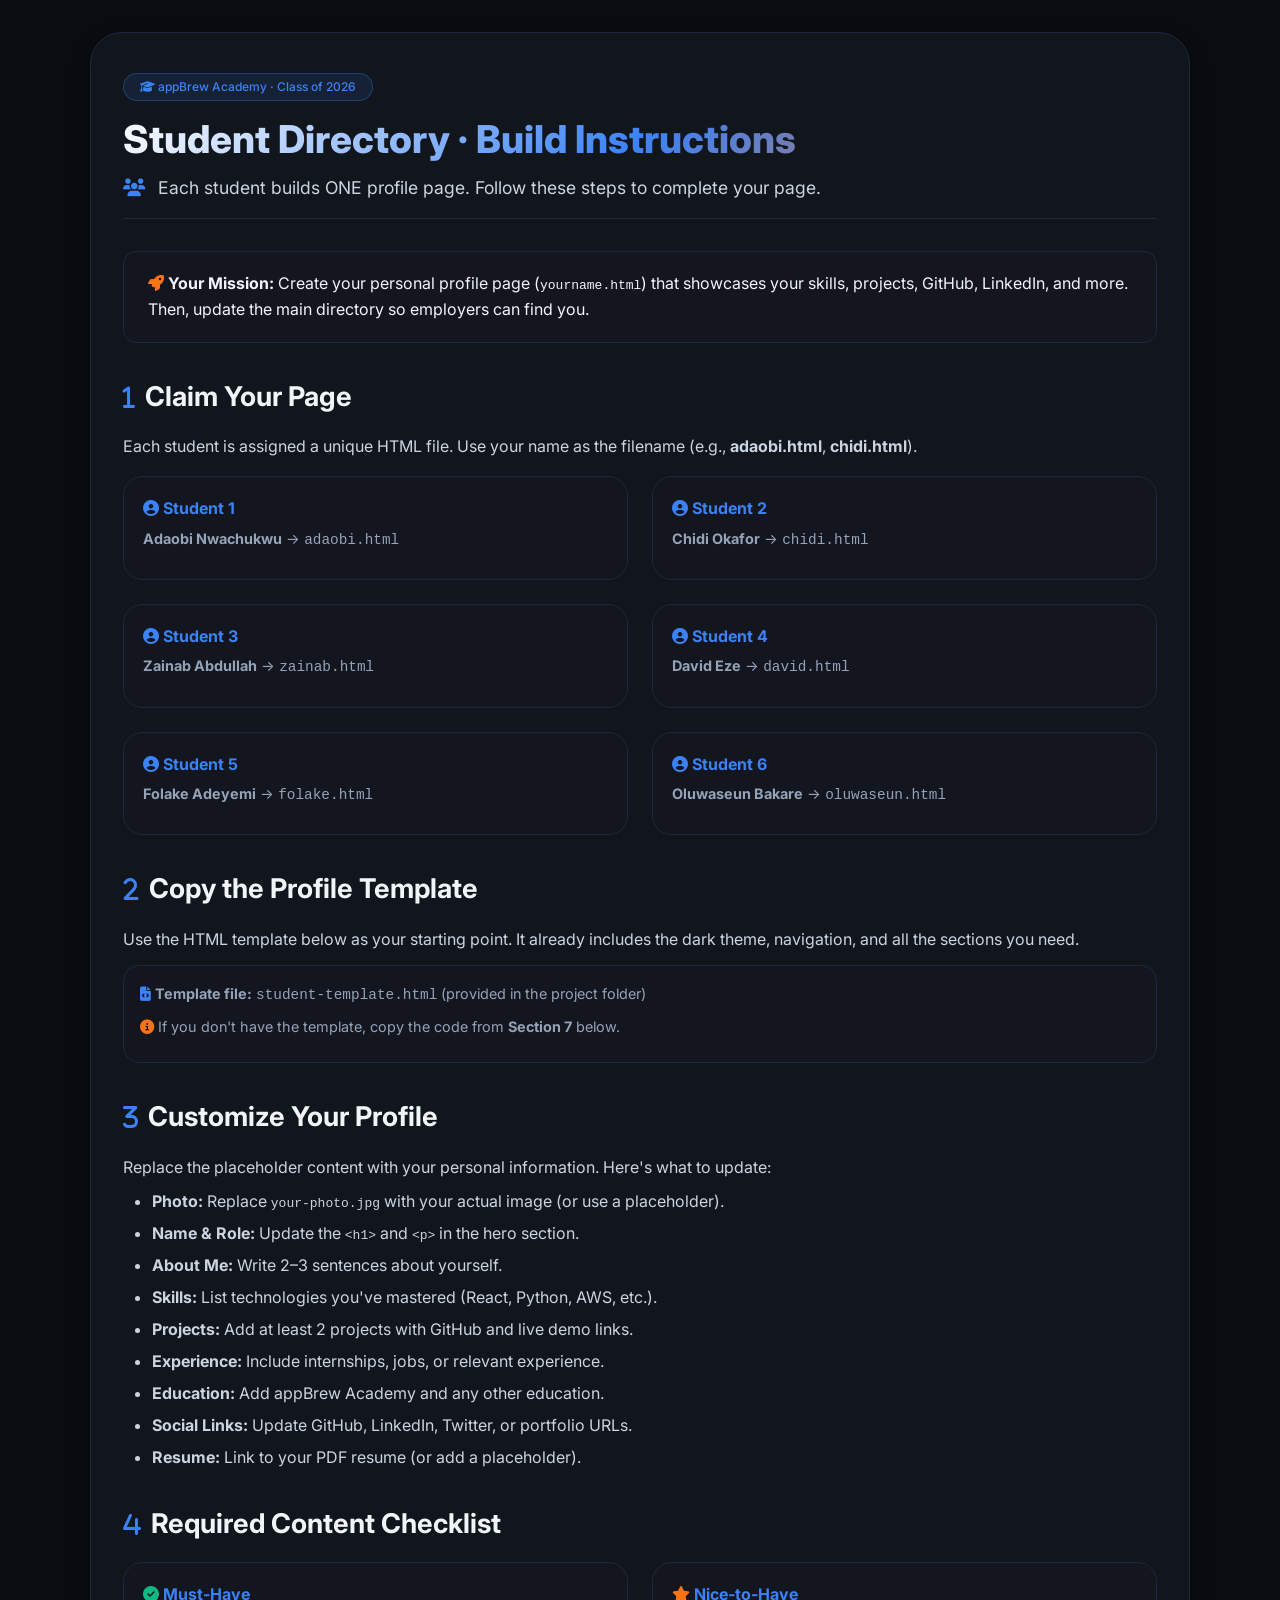
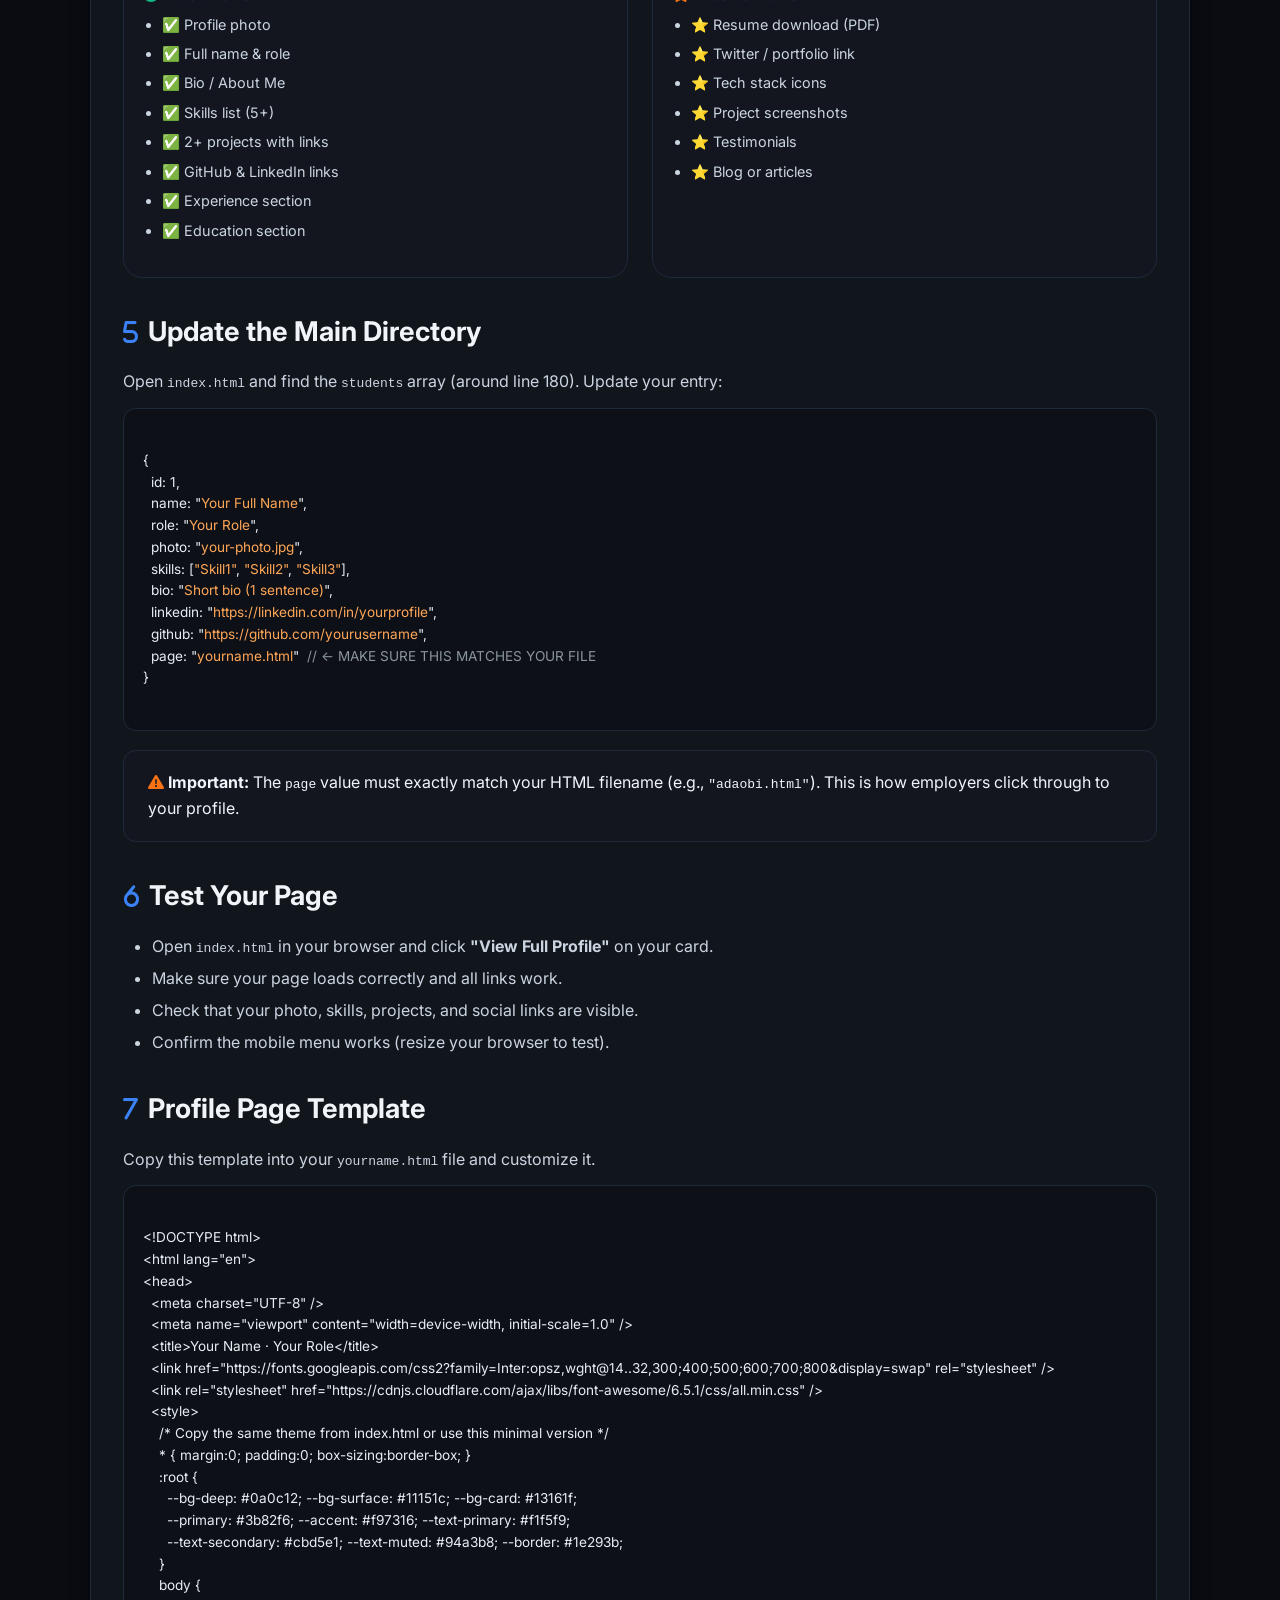
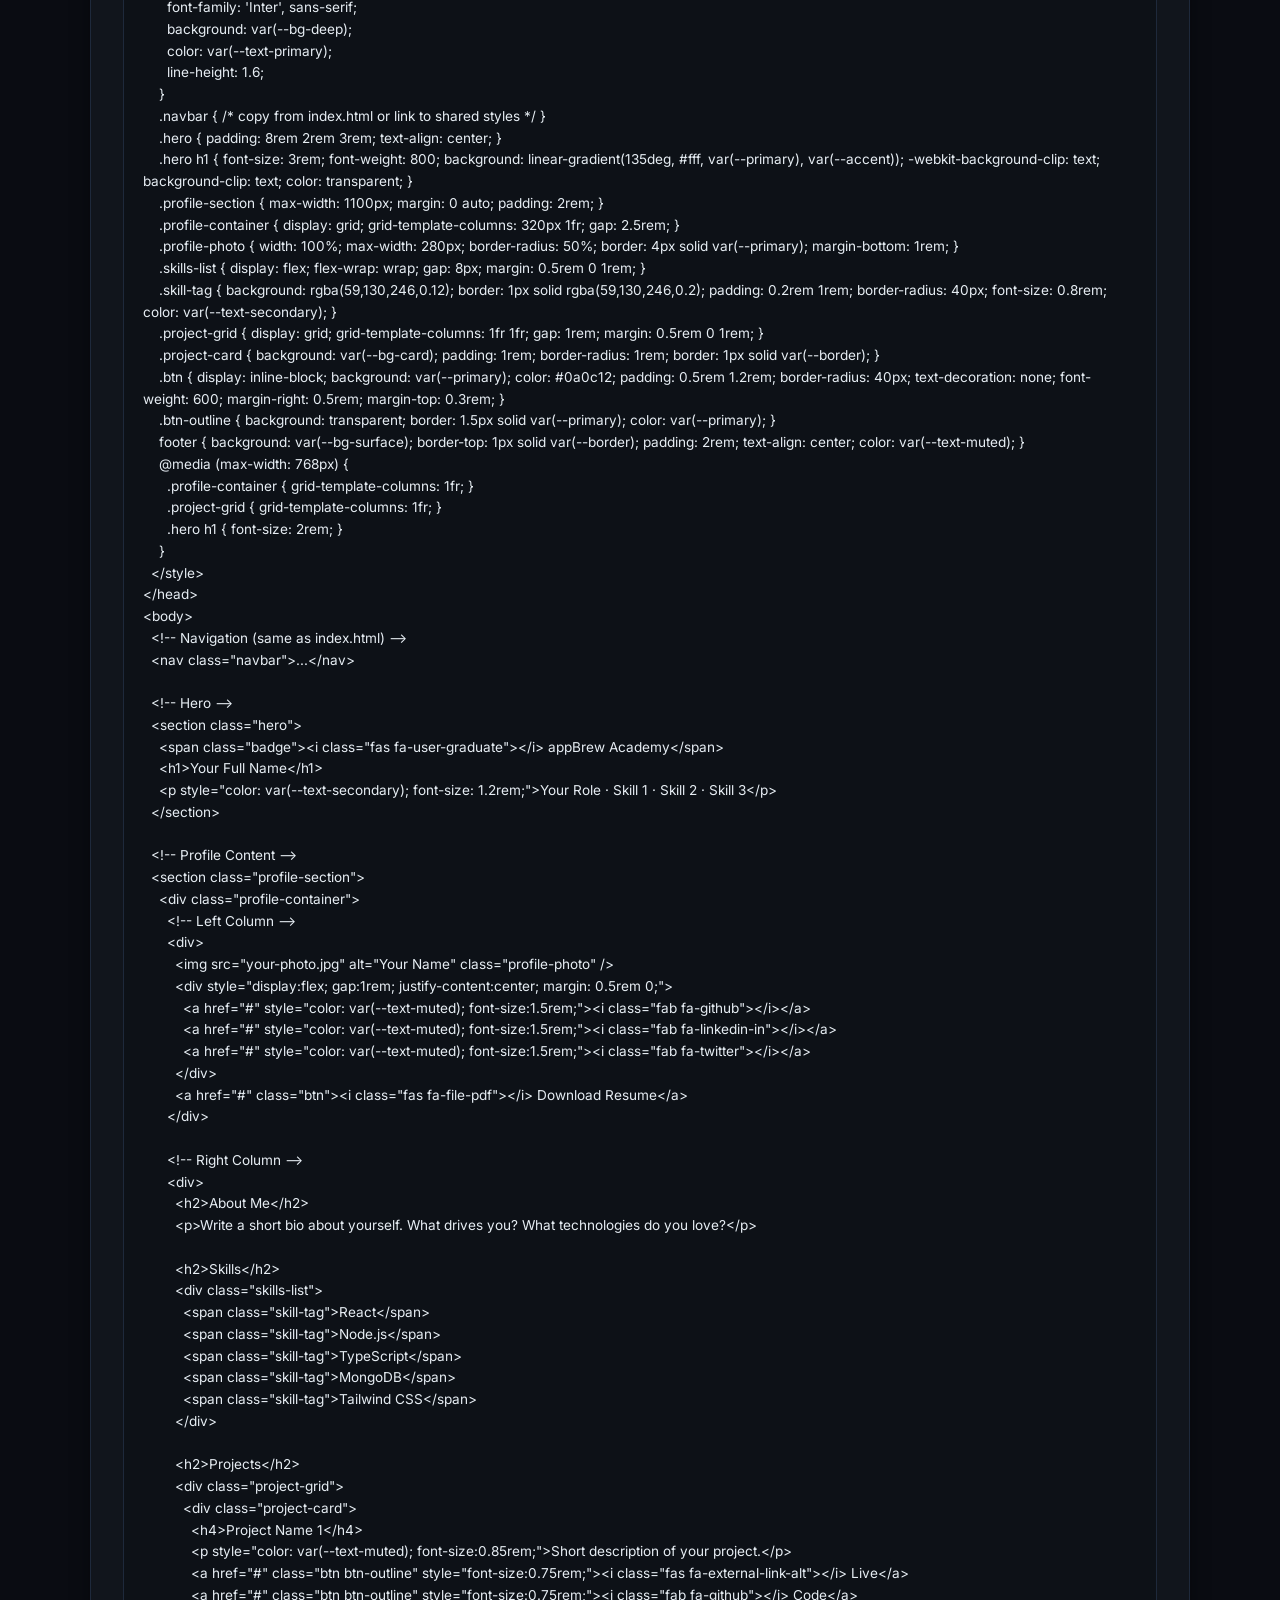
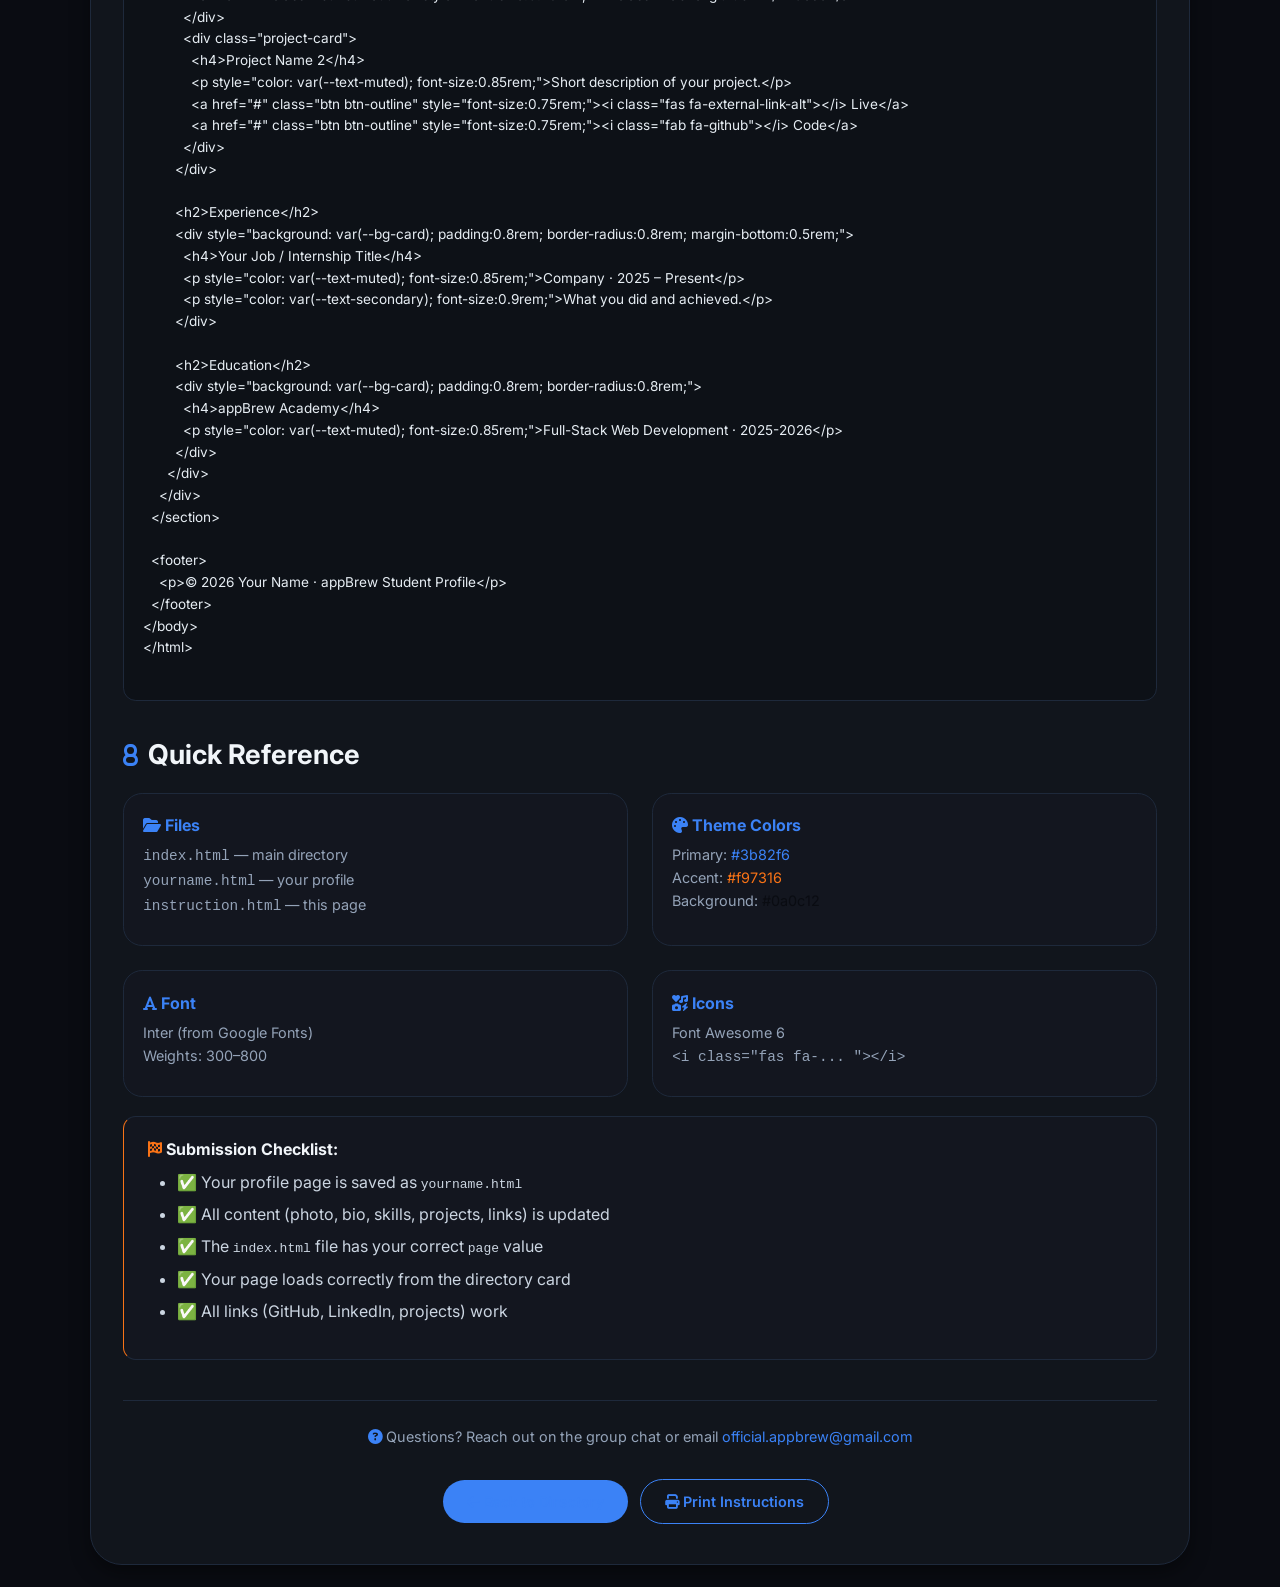
<file: adaobi.html>
<!DOCTYPE html>
<html lang="en">
<head>
  <meta charset="UTF-8" />
  <meta name="viewport" content="width=device-width, initial-scale=1.0" />
  <title>appBrew · Student Instructions</title>
  <link href="https://fonts.googleapis.com/css2?family=Inter:opsz,wght@14..32,300;14..32,400;14..32,500;14..32,600;14..32,700;14..32,800&display=swap" rel="stylesheet" />
  <link rel="stylesheet" href="https://cdnjs.cloudflare.com/ajax/libs/font-awesome/6.5.1/css/all.min.css" />
  <style>
    * {
      margin: 0;
      padding: 0;
      box-sizing: border-box;
    }
    :root {
      --bg-deep: #0a0c12;
      --bg-surface: #11151c;
      --bg-card: #13161f;
      --bg-elevated: #1a1f2a;
      --primary: #3b82f6;
      --primary-dark: #2563eb;
      --accent: #f97316;
      --text-primary: #f1f5f9;
      --text-secondary: #cbd5e1;
      --text-muted: #94a3b8;
      --border: #1e293b;
      --shadow-sm: 0 8px 20px rgba(0, 0, 0, 0.4);
    }
    body {
      font-family: 'Inter', sans-serif;
      background: var(--bg-deep);
      color: var(--text-primary);
      line-height: 1.6;
      padding: 2rem 1rem;
    }
    .container {
      max-width: 1100px;
      margin: 0 auto;
      background: var(--bg-surface);
      border-radius: 2rem;
      padding: 2.5rem 2rem;
      border: 1px solid var(--border);
      box-shadow: var(--shadow-sm);
    }
    h1 {
      font-size: 2.4rem;
      font-weight: 800;
      background: linear-gradient(135deg, #ffffff, var(--primary), var(--accent));
      -webkit-background-clip: text;
      background-clip: text;
      color: transparent;
      margin-bottom: 0.25rem;
    }
    .subhead {
      color: var(--text-secondary);
      font-size: 1.1rem;
      margin-bottom: 2rem;
      border-bottom: 1px solid var(--border);
      padding-bottom: 1rem;
    }
    .badge {
      display: inline-block;
      background: rgba(59, 130, 246, 0.12);
      border: 1px solid rgba(59, 130, 246, 0.3);
      border-radius: 40px;
      padding: 0.2rem 1rem;
      font-size: 0.75rem;
      font-weight: 500;
      color: var(--primary);
      margin-bottom: 0.5rem;
    }
    h2 {
      font-size: 1.7rem;
      font-weight: 700;
      margin: 2rem 0 1rem;
      color: var(--text-primary);
      display: flex;
      align-items: center;
      gap: 10px;
    }
    h2 i {
      color: var(--primary);
      font-size: 1.5rem;
    }
    h3 {
      font-size: 1.2rem;
      font-weight: 600;
      margin: 1.5rem 0 0.5rem;
      color: var(--accent);
    }
    p, li {
      color: var(--text-secondary);
      margin-bottom: 0.5rem;
    }
    ul, ol {
      padding-left: 1.8rem;
      margin-bottom: 1rem;
    }
    li {
      margin-bottom: 0.4rem;
    }
    .highlight-box {
      background: var(--bg-card);
      border-left: 4px solid var(--primary);
      padding: 1.2rem 1.5rem;
      border-radius: 0.8rem;
      margin: 1.2rem 0;
      border: 1px solid var(--border);
    }
    .highlight-box strong {
      color: var(--text-primary);
    }
    .code-block {
      background: #0d1117;
      border-radius: 0.8rem;
      padding: 1.2rem;
      overflow-x: auto;
      font-family: 'Inter', monospace;
      font-size: 0.85rem;
      color: #e6edf3;
      border: 1px solid var(--border);
      margin: 0.8rem 0;
      white-space: pre-wrap;
      word-break: break-word;
    }
    .code-block .comment {
      color: #8b949e;
    }
    .code-block .tag {
      color: #ff7b72;
    }
    .code-block .attr {
      color: #d2a8ff;
    }
    .code-block .string {
      color: #a5d6ff;
    }
    .grid-2 {
      display: grid;
      grid-template-columns: 1fr 1fr;
      gap: 1.5rem;
      margin: 1rem 0;
    }
    .card-mini {
      background: var(--bg-card);
      border-radius: 1.2rem;
      padding: 1.2rem;
      border: 1px solid var(--border);
    }
    .card-mini h4 {
      color: var(--primary);
      margin-bottom: 0.3rem;
    }
    .card-mini p {
      font-size: 0.9rem;
      color: var(--text-muted);
    }
    .btn {
      display: inline-block;
      background: var(--primary);
      color: #0a0c12;
      padding: 0.6rem 1.5rem;
      border-radius: 40px;
      font-weight: 600;
      text-decoration: none;
      transition: 0.2s;
      margin-right: 0.5rem;
      margin-top: 0.5rem;
    }
    .btn:hover {
      background: var(--primary-dark);
      transform: translateY(-2px);
    }
    .btn-outline {
      background: transparent;
      border: 1.5px solid var(--primary);
      color: var(--primary);
    }
    .btn-outline:hover {
      background: var(--primary);
      color: #0a0c12;
    }
    .footer-note {
      margin-top: 2.5rem;
      padding-top: 1.5rem;
      border-top: 1px solid var(--border);
      text-align: center;
      color: var(--text-muted);
      font-size: 0.9rem;
    }
    .footer-note a {
      color: var(--primary);
      text-decoration: none;
    }
    .emoji-big {
      font-size: 1.8rem;
      vertical-align: middle;
      margin-right: 6px;
    }
    @media (max-width: 700px) {
      .container { padding: 1.5rem 1rem; }
      h1 { font-size: 1.8rem; }
      .grid-2 { grid-template-columns: 1fr; }
    }
  </style>
</head>
<body>
  <div class="container">

    <!-- HEADER -->
    <span class="badge"><i class="fas fa-graduation-cap"></i> appBrew Academy · Class of 2026</span>
    <h1>Student Directory · Build Instructions</h1>
    <div class="subhead">
      <i class="fas fa-users" style="color: var(--primary); margin-right: 8px;"></i>
      Each student builds ONE profile page. Follow these steps to complete your page.
    </div>

    <!-- QUICK OVERVIEW -->
    <div class="highlight-box">
      <strong><i class="fas fa-rocket" style="color: var(--accent);"></i> Your Mission:</strong> Create your personal profile page (<code>yourname.html</code>) that showcases your skills, projects, GitHub, LinkedIn, and more. Then, update the main directory so employers can find you.
    </div>

    <!-- STEP 1 -->
    <h2><i class="fas fa-1"></i> Claim Your Page</h2>
    <p>Each student is assigned a unique HTML file. Use your name as the filename (e.g., <strong>adaobi.html</strong>, <strong>chidi.html</strong>).</p>
    <div class="grid-2">
      <div class="card-mini">
        <h4><i class="fas fa-user-circle"></i> Student 1</h4>
        <p><strong>Adaobi Nwachukwu</strong> → <code>adaobi.html</code></p>
      </div>
      <div class="card-mini">
        <h4><i class="fas fa-user-circle"></i> Student 2</h4>
        <p><strong>Chidi Okafor</strong> → <code>chidi.html</code></p>
      </div>
      <div class="card-mini">
        <h4><i class="fas fa-user-circle"></i> Student 3</h4>
        <p><strong>Zainab Abdullah</strong> → <code>zainab.html</code></p>
      </div>
      <div class="card-mini">
        <h4><i class="fas fa-user-circle"></i> Student 4</h4>
        <p><strong>David Eze</strong> → <code>david.html</code></p>
      </div>
      <div class="card-mini">
        <h4><i class="fas fa-user-circle"></i> Student 5</h4>
        <p><strong>Folake Adeyemi</strong> → <code>folake.html</code></p>
      </div>
      <div class="card-mini">
        <h4><i class="fas fa-user-circle"></i> Student 6</h4>
        <p><strong>Oluwaseun Bakare</strong> → <code>oluwaseun.html</code></p>
      </div>
    </div>

    <!-- STEP 2 -->
    <h2><i class="fas fa-2"></i> Copy the Profile Template</h2>
    <p>Use the HTML template below as your starting point. It already includes the dark theme, navigation, and all the sections you need.</p>
    <div style="background: var(--bg-card); border-radius: 1rem; padding: 1rem; margin: 0.8rem 0; border: 1px solid var(--border);">
      <p style="color: var(--text-muted); font-size: 0.9rem;">
        <i class="fas fa-file-code" style="color: var(--primary);"></i> 
        <strong>Template file:</strong> <code>student-template.html</code> (provided in the project folder)
      </p>
      <p style="color: var(--text-muted); font-size: 0.9rem;">
        <i class="fas fa-info-circle" style="color: var(--accent);"></i> 
        If you don't have the template, copy the code from <strong>Section 7</strong> below.
      </p>
    </div>

    <!-- STEP 3 -->
    <h2><i class="fas fa-3"></i> Customize Your Profile</h2>
    <p>Replace the placeholder content with your personal information. Here's what to update:</p>
    <ul>
      <li><strong>Photo:</strong> Replace <code>your-photo.jpg</code> with your actual image (or use a placeholder).</li>
      <li><strong>Name &amp; Role:</strong> Update the <code>&lt;h1&gt;</code> and <code>&lt;p&gt;</code> in the hero section.</li>
      <li><strong>About Me:</strong> Write 2–3 sentences about yourself.</li>
      <li><strong>Skills:</strong> List technologies you've mastered (React, Python, AWS, etc.).</li>
      <li><strong>Projects:</strong> Add at least 2 projects with GitHub and live demo links.</li>
      <li><strong>Experience:</strong> Include internships, jobs, or relevant experience.</li>
      <li><strong>Education:</strong> Add appBrew Academy and any other education.</li>
      <li><strong>Social Links:</strong> Update GitHub, LinkedIn, Twitter, or portfolio URLs.</li>
      <li><strong>Resume:</strong> Link to your PDF resume (or add a placeholder).</li>
    </ul>

    <!-- STEP 4 -->
    <h2><i class="fas fa-4"></i> Required Content Checklist</h2>
    <div class="grid-2">
      <div class="card-mini">
        <h4><i class="fas fa-check-circle" style="color: #10b981;"></i> Must-Have</h4>
        <ul style="padding-left:1.2rem; font-size:0.9rem;">
          <li>✅ Profile photo</li>
          <li>✅ Full name &amp; role</li>
          <li>✅ Bio / About Me</li>
          <li>✅ Skills list (5+)</li>
          <li>✅ 2+ projects with links</li>
          <li>✅ GitHub &amp; LinkedIn links</li>
          <li>✅ Experience section</li>
          <li>✅ Education section</li>
        </ul>
      </div>
      <div class="card-mini">
        <h4><i class="fas fa-star" style="color: var(--accent);"></i> Nice-to-Have</h4>
        <ul style="padding-left:1.2rem; font-size:0.9rem;">
          <li>⭐ Resume download (PDF)</li>
          <li>⭐ Twitter / portfolio link</li>
          <li>⭐ Tech stack icons</li>
          <li>⭐ Project screenshots</li>
          <li>⭐ Testimonials</li>
          <li>⭐ Blog or articles</li>
        </ul>
      </div>
    </div>

    <!-- STEP 5 -->
    <h2><i class="fas fa-5"></i> Update the Main Directory</h2>
    <p>Open <code>index.html</code> and find the <code>students</code> array (around line 180). Update your entry:</p>
    <div class="code-block">
{
  id: 1,
  name: "<span style="color: #ffa657;">Your Full Name</span>",
  role: "<span style="color: #ffa657;">Your Role</span>",
  photo: "<span style="color: #ffa657;">your-photo.jpg</span>",
  skills: [<span style="color: #ffa657;">"Skill1"</span>, <span style="color: #ffa657;">"Skill2"</span>, <span style="color: #ffa657;">"Skill3"</span>],
  bio: "<span style="color: #ffa657;">Short bio (1 sentence)</span>",
  linkedin: "<span style="color: #ffa657;">https://linkedin.com/in/yourprofile</span>",
  github: "<span style="color: #ffa657;">https://github.com/yourusername</span>",
  page: "<span style="color: #ffa657;">yourname.html</span>"  <span class="comment">// ← MAKE SURE THIS MATCHES YOUR FILE</span>
}
    </div>
    <div class="highlight-box">
      <strong><i class="fas fa-exclamation-triangle" style="color: var(--accent);"></i> Important:</strong> The <code>page</code> value must exactly match your HTML filename (e.g., <code>"adaobi.html"</code>). This is how employers click through to your profile.
    </div>

    <!-- STEP 6 -->
    <h2><i class="fas fa-6"></i> Test Your Page</h2>
    <ul>
      <li>Open <code>index.html</code> in your browser and click <strong>"View Full Profile"</strong> on your card.</li>
      <li>Make sure your page loads correctly and all links work.</li>
      <li>Check that your photo, skills, projects, and social links are visible.</li>
      <li>Confirm the mobile menu works (resize your browser to test).</li>
    </ul>

    <!-- STEP 7: TEMPLATE CODE -->
    <h2><i class="fas fa-7"></i> Profile Page Template</h2>
    <p>Copy this template into your <code>yourname.html</code> file and customize it.</p>
    <div class="code-block">
&lt;!DOCTYPE html&gt;
&lt;html lang="en"&gt;
&lt;head&gt;
  &lt;meta charset="UTF-8" /&gt;
  &lt;meta name="viewport" content="width=device-width, initial-scale=1.0" /&gt;
  &lt;title&gt;Your Name · Your Role&lt;/title&gt;
  &lt;link href="https://fonts.googleapis.com/css2?family=Inter:opsz,wght@14..32,300;400;500;600;700;800&display=swap" rel="stylesheet" /&gt;
  &lt;link rel="stylesheet" href="https://cdnjs.cloudflare.com/ajax/libs/font-awesome/6.5.1/css/all.min.css" /&gt;
  &lt;style&gt;
    /* Copy the same theme from index.html or use this minimal version */
    * { margin:0; padding:0; box-sizing:border-box; }
    :root {
      --bg-deep: #0a0c12; --bg-surface: #11151c; --bg-card: #13161f;
      --primary: #3b82f6; --accent: #f97316; --text-primary: #f1f5f9;
      --text-secondary: #cbd5e1; --text-muted: #94a3b8; --border: #1e293b;
    }
    body {
      font-family: 'Inter', sans-serif;
      background: var(--bg-deep);
      color: var(--text-primary);
      line-height: 1.6;
    }
    .navbar { /* copy from index.html or link to shared styles */ }
    .hero { padding: 8rem 2rem 3rem; text-align: center; }
    .hero h1 { font-size: 3rem; font-weight: 800; background: linear-gradient(135deg, #fff, var(--primary), var(--accent)); -webkit-background-clip: text; background-clip: text; color: transparent; }
    .profile-section { max-width: 1100px; margin: 0 auto; padding: 2rem; }
    .profile-container { display: grid; grid-template-columns: 320px 1fr; gap: 2.5rem; }
    .profile-photo { width: 100%; max-width: 280px; border-radius: 50%; border: 4px solid var(--primary); margin-bottom: 1rem; }
    .skills-list { display: flex; flex-wrap: wrap; gap: 8px; margin: 0.5rem 0 1rem; }
    .skill-tag { background: rgba(59,130,246,0.12); border: 1px solid rgba(59,130,246,0.2); padding: 0.2rem 1rem; border-radius: 40px; font-size: 0.8rem; color: var(--text-secondary); }
    .project-grid { display: grid; grid-template-columns: 1fr 1fr; gap: 1rem; margin: 0.5rem 0 1rem; }
    .project-card { background: var(--bg-card); padding: 1rem; border-radius: 1rem; border: 1px solid var(--border); }
    .btn { display: inline-block; background: var(--primary); color: #0a0c12; padding: 0.5rem 1.2rem; border-radius: 40px; text-decoration: none; font-weight: 600; margin-right: 0.5rem; margin-top: 0.3rem; }
    .btn-outline { background: transparent; border: 1.5px solid var(--primary); color: var(--primary); }
    footer { background: var(--bg-surface); border-top: 1px solid var(--border); padding: 2rem; text-align: center; color: var(--text-muted); }
    @media (max-width: 768px) {
      .profile-container { grid-template-columns: 1fr; }
      .project-grid { grid-template-columns: 1fr; }
      .hero h1 { font-size: 2rem; }
    }
  &lt;/style&gt;
&lt;/head&gt;
&lt;body&gt;
  &lt;!-- Navigation (same as index.html) --&gt;
  &lt;nav class="navbar"&gt;...&lt;/nav&gt;

  &lt;!-- Hero --&gt;
  &lt;section class="hero"&gt;
    &lt;span class="badge"&gt;&lt;i class="fas fa-user-graduate"&gt;&lt;/i&gt; appBrew Academy&lt;/span&gt;
    &lt;h1&gt;Your Full Name&lt;/h1&gt;
    &lt;p style="color: var(--text-secondary); font-size: 1.2rem;"&gt;Your Role · Skill 1 · Skill 2 · Skill 3&lt;/p&gt;
  &lt;/section&gt;

  &lt;!-- Profile Content --&gt;
  &lt;section class="profile-section"&gt;
    &lt;div class="profile-container"&gt;
      &lt;!-- Left Column --&gt;
      &lt;div&gt;
        &lt;img src="your-photo.jpg" alt="Your Name" class="profile-photo" /&gt;
        &lt;div style="display:flex; gap:1rem; justify-content:center; margin: 0.5rem 0;"&gt;
          &lt;a href="#" style="color: var(--text-muted); font-size:1.5rem;"&gt;&lt;i class="fab fa-github"&gt;&lt;/i&gt;&lt;/a&gt;
          &lt;a href="#" style="color: var(--text-muted); font-size:1.5rem;"&gt;&lt;i class="fab fa-linkedin-in"&gt;&lt;/i&gt;&lt;/a&gt;
          &lt;a href="#" style="color: var(--text-muted); font-size:1.5rem;"&gt;&lt;i class="fab fa-twitter"&gt;&lt;/i&gt;&lt;/a&gt;
        &lt;/div&gt;
        &lt;a href="#" class="btn"&gt;&lt;i class="fas fa-file-pdf"&gt;&lt;/i&gt; Download Resume&lt;/a&gt;
      &lt;/div&gt;

      &lt;!-- Right Column --&gt;
      &lt;div&gt;
        &lt;h2&gt;About Me&lt;/h2&gt;
        &lt;p&gt;Write a short bio about yourself. What drives you? What technologies do you love?&lt;/p&gt;

        &lt;h2&gt;Skills&lt;/h2&gt;
        &lt;div class="skills-list"&gt;
          &lt;span class="skill-tag"&gt;React&lt;/span&gt;
          &lt;span class="skill-tag"&gt;Node.js&lt;/span&gt;
          &lt;span class="skill-tag"&gt;TypeScript&lt;/span&gt;
          &lt;span class="skill-tag"&gt;MongoDB&lt;/span&gt;
          &lt;span class="skill-tag"&gt;Tailwind CSS&lt;/span&gt;
        &lt;/div&gt;

        &lt;h2&gt;Projects&lt;/h2&gt;
        &lt;div class="project-grid"&gt;
          &lt;div class="project-card"&gt;
            &lt;h4&gt;Project Name 1&lt;/h4&gt;
            &lt;p style="color: var(--text-muted); font-size:0.85rem;"&gt;Short description of your project.&lt;/p&gt;
            &lt;a href="#" class="btn btn-outline" style="font-size:0.75rem;"&gt;&lt;i class="fas fa-external-link-alt"&gt;&lt;/i&gt; Live&lt;/a&gt;
            &lt;a href="#" class="btn btn-outline" style="font-size:0.75rem;"&gt;&lt;i class="fab fa-github"&gt;&lt;/i&gt; Code&lt;/a&gt;
          &lt;/div&gt;
          &lt;div class="project-card"&gt;
            &lt;h4&gt;Project Name 2&lt;/h4&gt;
            &lt;p style="color: var(--text-muted); font-size:0.85rem;"&gt;Short description of your project.&lt;/p&gt;
            &lt;a href="#" class="btn btn-outline" style="font-size:0.75rem;"&gt;&lt;i class="fas fa-external-link-alt"&gt;&lt;/i&gt; Live&lt;/a&gt;
            &lt;a href="#" class="btn btn-outline" style="font-size:0.75rem;"&gt;&lt;i class="fab fa-github"&gt;&lt;/i&gt; Code&lt;/a&gt;
          &lt;/div&gt;
        &lt;/div&gt;

        &lt;h2&gt;Experience&lt;/h2&gt;
        &lt;div style="background: var(--bg-card); padding:0.8rem; border-radius:0.8rem; margin-bottom:0.5rem;"&gt;
          &lt;h4&gt;Your Job / Internship Title&lt;/h4&gt;
          &lt;p style="color: var(--text-muted); font-size:0.85rem;"&gt;Company · 2025 – Present&lt;/p&gt;
          &lt;p style="color: var(--text-secondary); font-size:0.9rem;"&gt;What you did and achieved.&lt;/p&gt;
        &lt;/div&gt;

        &lt;h2&gt;Education&lt;/h2&gt;
        &lt;div style="background: var(--bg-card); padding:0.8rem; border-radius:0.8rem;"&gt;
          &lt;h4&gt;appBrew Academy&lt;/h4&gt;
          &lt;p style="color: var(--text-muted); font-size:0.85rem;"&gt;Full-Stack Web Development · 2025-2026&lt;/p&gt;
        &lt;/div&gt;
      &lt;/div&gt;
    &lt;/div&gt;
  &lt;/section&gt;

  &lt;footer&gt;
    &lt;p&gt;© 2026 Your Name · appBrew Student Profile&lt;/p&gt;
  &lt;/footer&gt;
&lt;/body&gt;
&lt;/html&gt;
    </div>

    <!-- QUICK REFERENCE -->
    <h2><i class="fas fa-8"></i> Quick Reference</h2>
    <div class="grid-2">
      <div class="card-mini">
        <h4><i class="fas fa-folder-open"></i> Files</h4>
        <p><code>index.html</code> — main directory<br>
        <code>yourname.html</code> — your profile<br>
        <code>instruction.html</code> — this page</p>
      </div>
      <div class="card-mini">
        <h4><i class="fas fa-palette"></i> Theme Colors</h4>
        <p>Primary: <span style="color: #3b82f6;">#3b82f6</span><br>
        Accent: <span style="color: #f97316;">#f97316</span><br>
        Background: <span style="color: #0a0c12;">#0a0c12</span></p>
      </div>
      <div class="card-mini">
        <h4><i class="fas fa-font"></i> Font</h4>
        <p>Inter (from Google Fonts)<br>
        Weights: 300–800</p>
      </div>
      <div class="card-mini">
        <h4><i class="fas fa-icons"></i> Icons</h4>
        <p>Font Awesome 6<br>
        <code>&lt;i class="fas fa-... "&gt;&lt;/i&gt;</code></p>
      </div>
    </div>

    <!-- FINAL NOTES -->
    <div class="highlight-box" style="border-left-color: var(--accent);">
      <strong><i class="fas fa-flag-checkered" style="color: var(--accent);"></i> Submission Checklist:</strong>
      <ul style="margin-top: 0.5rem;">
        <li>✅ Your profile page is saved as <code>yourname.html</code></li>
        <li>✅ All content (photo, bio, skills, projects, links) is updated</li>
        <li>✅ The <code>index.html</code> file has your correct <code>page</code> value</li>
        <li>✅ Your page loads correctly from the directory card</li>
        <li>✅ All links (GitHub, LinkedIn, projects) work</li>
      </ul>
    </div>

    <div class="footer-note">
      <i class="fas fa-question-circle" style="color: var(--primary);"></i> Questions? Reach out on the group chat or email <a href="mailto:official.appbrew@gmail.com">official.appbrew@gmail.com</a>
      <br><br>
      <a href="index.html" class="btn"><i class="fas fa-arrow-left"></i> Back to Directory</a>
      <a href="#" class="btn btn-outline" onclick="window.print()"><i class="fas fa-print"></i> Print Instructions</a>
    </div>

  </div>
</body>
</html>
</file>
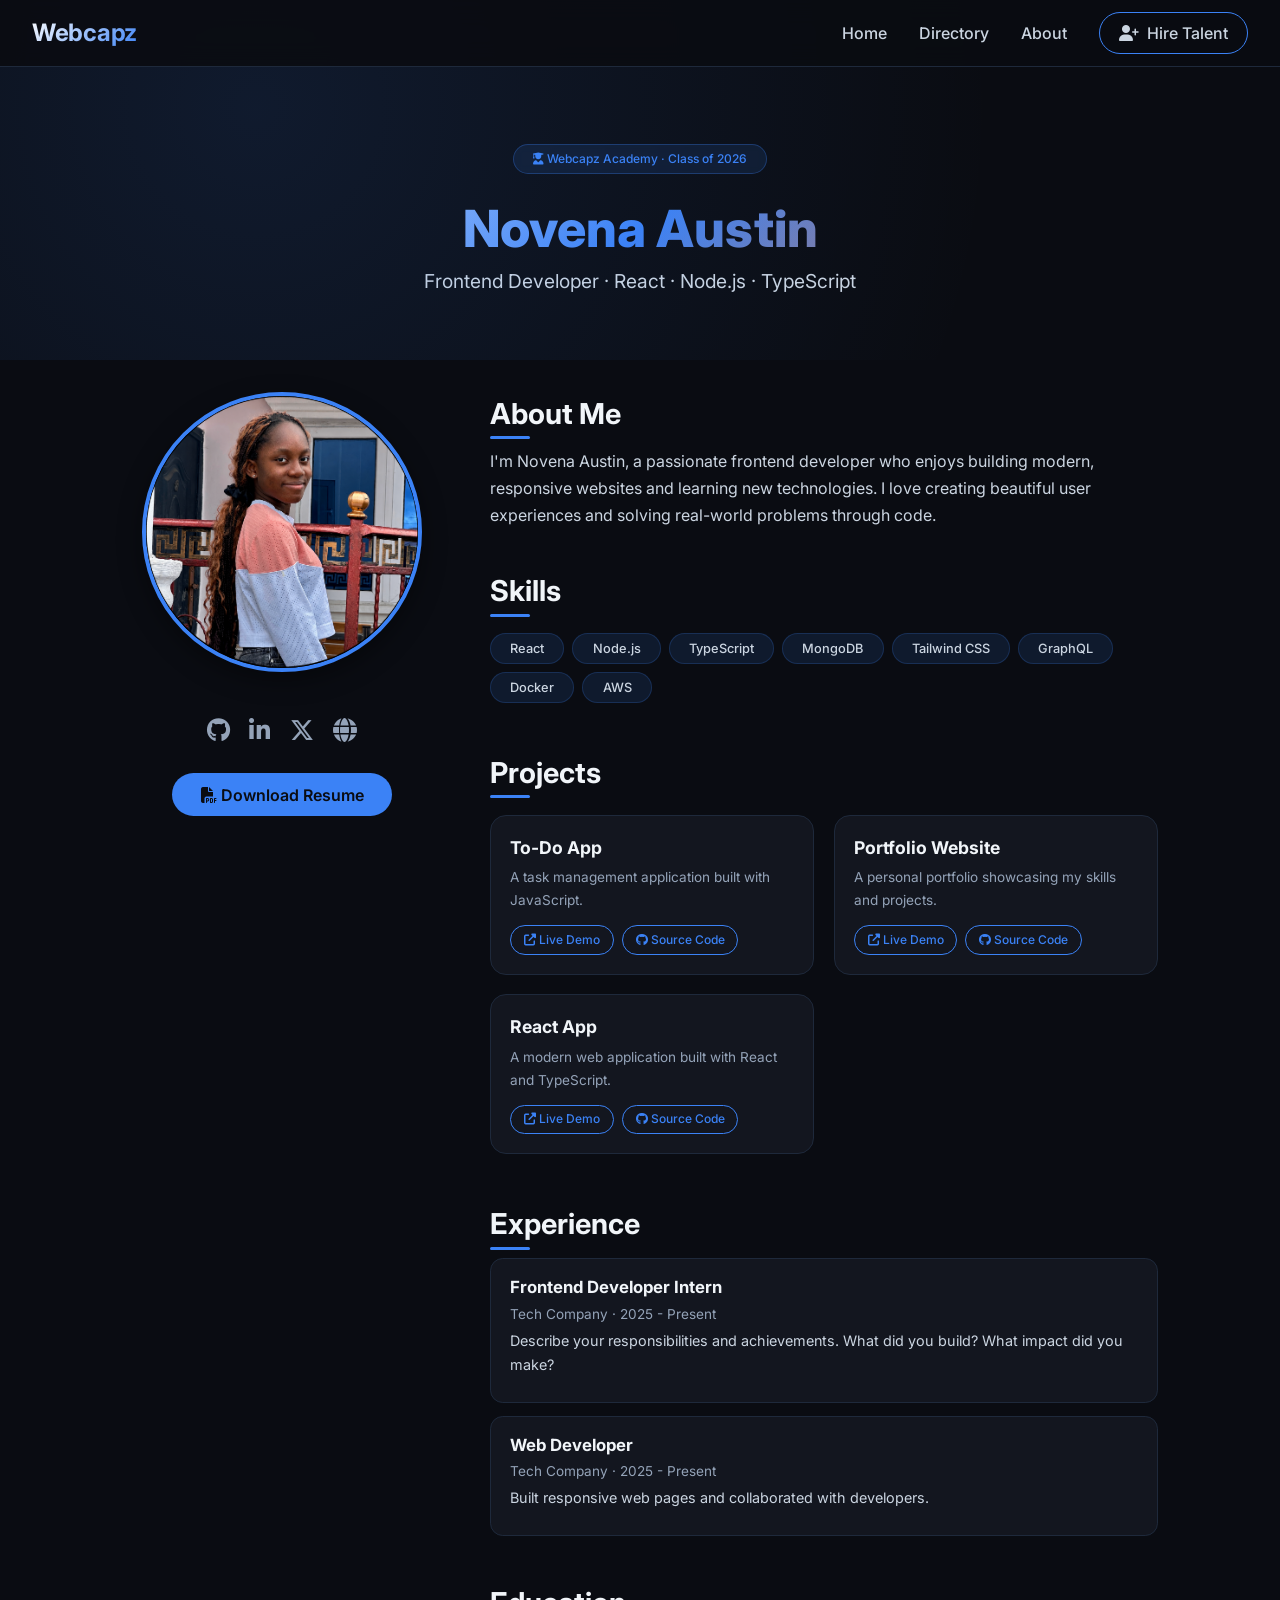
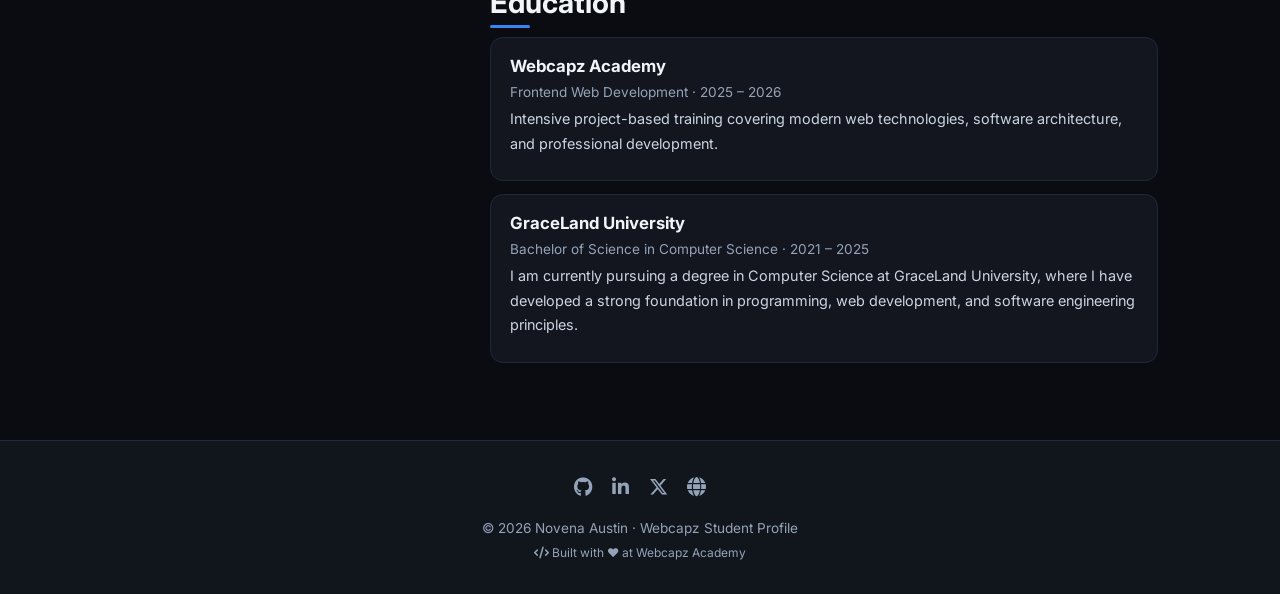
<file: novena.html>
<!DOCTYPE html>
<html lang="en">
<head>
  <meta charset="UTF-8" />
  <meta name="viewport" content="width=device-width, initial-scale=1.0" />
  <title>Novena Austin · Frontend Developer</title>
  <link href="https://fonts.googleapis.com/css2?family=Inter:opsz,wght@14..32,300;400;500;600;700;800&display=swap" rel="stylesheet" />
  <link rel="stylesheet" href="https://cdnjs.cloudflare.com/ajax/libs/font-awesome/6.5.1/css/all.min.css" />
  <style>
    /* ===== GLOBAL RESET & ROOT VARIABLES ===== */
    * {
      margin: 0;
      padding: 0;
      box-sizing: border-box;
    }

    :root {
      --bg-deep: #0a0c12;
      --bg-surface: #11151c;
      --bg-card: #13161f;
      --bg-elevated: #1a1f2a;
      --primary: #3b82f6;
      --primary-dark: #2563eb;
      --accent: #f97316;
      --accent-soft: #ea580c;
      --text-primary: #f1f5f9;
      --text-secondary: #cbd5e1;
      --text-muted: #94a3b8;
      --border: #1e293b;
      --shadow-sm: 0 8px 20px rgba(0, 0, 0, 0.4);
      --shadow-md: 0 18px 30px rgba(0, 0, 0, 0.5);
      --gradient-hero: radial-gradient(circle at 20% 30%, rgba(59, 130, 246, 0.12) 0%, rgba(0, 0, 0, 0) 70%);
    }

    body {
      font-family: 'Inter', sans-serif;
      background: var(--bg-deep);
      color: var(--text-primary);
      line-height: 1.5;
      scroll-behavior: smooth;
    }

    /* ===== SCROLLBAR ===== */
    ::-webkit-scrollbar {
      width: 7px;
    }
    ::-webkit-scrollbar-track {
      background: var(--bg-surface);
    }
    ::-webkit-scrollbar-thumb {
      background: var(--primary);
      border-radius: 10px;
    }

    /* ===== NAVIGATION ===== */
    .navbar {
      position: fixed;
      top: 0;
      width: 100%;
      background: rgba(10, 12, 18, 0.92);
      backdrop-filter: blur(12px);
      border-bottom: 1px solid var(--border);
      z-index: 1000;
      transition: all 0.2s;
    }

    .nav-container {
      max-width: 1280px;
      margin: 0 auto;
      display: flex;
      justify-content: space-between;
      align-items: center;
      padding: 0.75rem 2rem;
    }

    .logo {
      display: flex;
      align-items: center;
      gap: 12px;
      text-decoration: none;
    }

    .logo-text {
      font-size: 1.5rem;
      font-weight: 700;
      background: linear-gradient(135deg, #ffffff, var(--primary));
      -webkit-background-clip: text;
      background-clip: text;
      color: transparent;
      letter-spacing: -0.3px;
    }

    .nav-links {
      display: flex;
      gap: 2rem;
      align-items: center;
    }

    .nav-links a {
      color: var(--text-secondary);
      text-decoration: none;
      font-weight: 500;
      transition: color 0.2s;
    }

    .nav-links a:hover {
      color: var(--primary);
    }

    .btn-outline-nav {
      border: 1.5px solid var(--primary);
      padding: 0.5rem 1.2rem;
      border-radius: 40px;
      background: transparent;
      color: var(--primary);
      font-weight: 600;
      transition: 0.2s;
      cursor: pointer;
      display: inline-flex;
      align-items: center;
      gap: 8px;
      text-decoration: none;
    }

    .btn-outline-nav:hover {
      background: var(--primary);
      color: #0a0c12;
      border-color: var(--primary);
    }

    .mobile-menu-btn {
      display: none;
      background: none;
      border: none;
      cursor: pointer;
      padding: 8px;
    }

    .mobile-menu-btn span {
      display: block;
      width: 24px;
      height: 2px;
      background: var(--text-primary);
      margin: 5px 0;
      transition: 0.3s;
    }

    .nav-links-mobile {
      display: none;
      flex-direction: column;
      gap: 12px;
      padding: 1rem 2rem 1.2rem;
      border-top: 1px solid var(--border);
      background: rgba(10, 12, 18, 0.98);
    }

    @media (max-width: 768px) {
      .nav-links {
        display: none;
      }
      .mobile-menu-btn {
        display: block;
      }
      .nav-links-mobile.active {
        display: flex;
      }
      .nav-container {
        padding: 0.75rem 1.25rem;
      }
      .logo-text {
        font-size: 1.2rem;
      }
    }

    /* ===== HERO SECTION ===== */
    .hero {
      padding: 9rem 2rem 4rem;
      max-width: 1280px;
      margin: 0 auto;
      text-align: center;
      position: relative;
    }

    .hero::before {
      content: '';
      position: absolute;
      inset: 0;
      background: var(--gradient-hero);
      pointer-events: none;
    }

    .badge {
      display: inline-block;
      background: rgba(59, 130, 246, 0.12);
      border: 1px solid rgba(59, 130, 246, 0.3);
      border-radius: 40px;
      padding: 0.3rem 1.2rem;
      font-size: 0.75rem;
      font-weight: 500;
      margin-bottom: 1.5rem;
      backdrop-filter: blur(4px);
      color: var(--primary);
    }

    .hero h1 {
      font-size: 3.2rem;
      font-weight: 800;
      line-height: 1.2;
      background: linear-gradient(135deg, #ffffff, var(--primary), var(--accent));
      -webkit-background-clip: text;
      background-clip: text;
      color: transparent;
      margin-bottom: 0.5rem;
    }

    .hero .subtitle {
      font-size: 1.2rem;
      color: var(--text-secondary);
      max-width: 700px;
      margin: 0 auto;
    }

    /* ===== PROFILE SECTION ===== */
    .profile-section {
      max-width: 1100px;
      margin: 0 auto;
      padding: 2rem 2rem 4rem;
    }

    .profile-container {
      display: grid;
      grid-template-columns: 320px 1fr;
      gap: 3rem;
      align-items: start;
    }

    /* Left Column */
    .profile-left {
      text-align: center;
      position: sticky;
      top: 100px;
    }

    .profile-photo {
      width: 100%;
      max-width: 280px;
      border-radius: 50%;
      border: 4px solid var(--primary);
      margin-bottom: 1.2rem;
      box-shadow: 0 8px 25px rgba(0, 0, 0, 0.4);
      background: #1e293b;
    }

    .social-links-profile {
      display: flex;
      justify-content: center;
      gap: 1.2rem;
      margin: 1rem 0;
    }

    .social-links-profile a {
      color: var(--text-muted);
      font-size: 1.5rem;
      transition: color 0.2s, transform 0.2s;
    }

    .social-links-profile a:hover {
      color: var(--primary);
      transform: translateY(-3px);
    }

    .btn-download {
      display: inline-block;
      background: var(--primary);
      color: #0a0c12;
      padding: 0.6rem 1.8rem;
      border-radius: 40px;
      text-decoration: none;
      font-weight: 600;
      transition: 0.2s;
      margin-top: 0.5rem;
    }

    .btn-download:hover {
      background: var(--primary-dark);
      transform: translateY(-2px);
      box-shadow: 0 8px 20px rgba(59, 130, 246, 0.3);
    }

    /* Right Column */
    .profile-right h2 {
      font-size: 1.8rem;
      font-weight: 700;
      color: var(--text-primary);
      margin: 2rem 0 0.8rem;
      position: relative;
      display: inline-block;
    }

    .profile-right h2::after {
      content: '';
      position: absolute;
      bottom: -4px;
      left: 0;
      width: 40px;
      height: 3px;
      background: var(--primary);
      border-radius: 4px;
    }

    .profile-right h2:first-of-type {
      margin-top: 0;
    }

    .profile-right p {
      color: var(--text-secondary);
      line-height: 1.7;
      margin-bottom: 0.5rem;
    }

    /* Skills */
    .skills-list {
      display: flex;
      flex-wrap: wrap;
      gap: 8px;
      margin: 0.5rem 0 1rem;
    }

    .skill-tag {
      background: rgba(59, 130, 246, 0.12);
      border: 1px solid rgba(59, 130, 246, 0.2);
      padding: 0.3rem 1.2rem;
      border-radius: 40px;
      font-size: 0.8rem;
      font-weight: 500;
      color: var(--text-secondary);
      transition: 0.2s;
    }

    .skill-tag:hover {
      background: rgba(59, 130, 246, 0.2);
      border-color: var(--primary);
      color: var(--text-primary);
    }

    /* Projects */
    .project-grid {
      display: grid;
      grid-template-columns: 1fr 1fr;
      gap: 1.2rem;
      margin: 0.5rem 0 1rem;
    }

    .project-card {
      background: var(--bg-card);
      padding: 1.2rem;
      border-radius: 1rem;
      border: 1px solid var(--border);
      transition: 0.25s;
    }

    .project-card:hover {
      border-color: var(--primary);
      transform: translateY(-3px);
      box-shadow: 0 8px 20px rgba(0, 0, 0, 0.3);
    }

    .project-card h4 {
      font-size: 1.1rem;
      color: var(--text-primary);
      margin-bottom: 0.3rem;
    }

    .project-card p {
      color: var(--text-muted);
      font-size: 0.85rem;
      margin-bottom: 0.8rem;
    }

    .project-links {
      display: flex;
      gap: 0.5rem;
      flex-wrap: wrap;
    }

    .btn-project {
      display: inline-block;
      padding: 0.3rem 0.8rem;
      border-radius: 40px;
      text-decoration: none;
      font-weight: 500;
      font-size: 0.75rem;
      transition: 0.2s;
      background: transparent;
      border: 1.5px solid var(--primary);
      color: var(--primary);
    }

    .btn-project:hover {
      background: var(--primary);
      color: #0a0c12;
    }

    /* Experience & Education */
    .exp-item,
    .edu-item {
      background: var(--bg-card);
      padding: 1rem 1.2rem;
      border-radius: 0.8rem;
      border: 1px solid var(--border);
      margin-bottom: 0.8rem;
      transition: 0.2s;
    }

    .exp-item:hover,
    .edu-item:hover {
      border-color: var(--primary);
    }

    .exp-item h4,
    .edu-item h4 {
      color: var(--text-primary);
      font-size: 1.05rem;
      margin-bottom: 0.2rem;
    }

    .exp-item .meta,
    .edu-item .meta {
      color: var(--text-muted);
      font-size: 0.85rem;
      margin-bottom: 0.3rem;
    }

    .exp-item p,
    .edu-item p {
      color: var(--text-secondary);
      font-size: 0.9rem;
    }

    /* ===== FOOTER ===== */
    footer {
      background: var(--bg-surface);
      border-top: 1px solid var(--border);
      padding: 2rem;
      text-align: center;
      color: var(--text-muted);
      font-size: 0.85rem;
    }

    footer .social-footer {
      display: flex;
      justify-content: center;
      gap: 1.2rem;
      margin-bottom: 1rem;
    }

    footer .social-footer a {
      color: var(--text-muted);
      font-size: 1.2rem;
      transition: color 0.2s;
    }

    footer .social-footer a:hover {
      color: var(--primary);
    }

    /* ===== RESPONSIVE DESIGN ===== */
    @media (max-width: 900px) {
      .profile-container {
        grid-template-columns: 1fr;
        gap: 2rem;
      }

      .profile-left {
        position: relative;
        top: 0;
        display: flex;
        flex-direction: column;
        align-items: center;
      }

      .profile-photo {
        max-width: 200px;
      }
    }

    @media (max-width: 768px) {
      .hero h1 {
        font-size: 2.2rem;
      }

      .hero {
        padding: 7rem 1rem 2rem;
      }

      .profile-section {
        padding: 1rem 1rem 3rem;
      }

      .project-grid {
        grid-template-columns: 1fr;
      }

      .profile-right h2 {
        font-size: 1.5rem;
      }
    }

    @media (max-width: 480px) {
      .hero h1 {
        font-size: 1.8rem;
      }

      .profile-photo {
        max-width: 160px;
      }

      .profile-container {
        gap: 1.5rem;
      }
    }
  </style>
</head>
<body>

  <!-- ===== NAVIGATION ===== -->
  <nav class="navbar">
    <div class="nav-container">
      <a href="index.html" class="logo">
        <span class="logo-text">Webcapz</span>
      </a>
      <div class="nav-links">
        <a href="index.html">Home</a>
        <a href="index.html#directory">Directory</a>
        <a href="index.html#about">About</a>
        <a href="index.html#contact" class="btn-outline-nav"><i class="fas fa-user-plus"></i> Hire Talent</a>
      </div>
      <button class="mobile-menu-btn" id="mobileMenuBtn">
        <span></span><span></span><span></span>
      </button>
    </div>
    <div class="nav-links-mobile" id="mobileNavLinks">
      <a href="index.html">Home</a>
      <a href="index.html#directory">Directory</a>
      <a href="index.html#about">About</a>
      <a href="index.html#contact" class="btn-outline-nav" style="display:inline-flex; width: auto;"><i class="fas fa-user-plus"></i> Hire Talent</a>
    </div>
  </nav>

  <!-- ===== HERO SECTION ===== -->
  <section class="hero">
    <div class="badge"><i class="fas fa-user-graduate"></i> Webcapz Academy · Class of 2026</div>
    <h1>Novena Austin</h1>
    <p class="subtitle">Frontend Developer · React · Node.js · TypeScript</p>
  </section>

  <!-- ===== PROFILE CONTENT ===== -->
  <section class="profile-section">
    <div class="profile-container">

      <!-- LEFT COLUMN: Photo & Social -->
      <div class="profile-left">
        <img src="ChatGPT Image Jul 1, 2026, 10_05_43 PM.png" alt="Novena Austin" class="profile-photo" onerror="this.src='https://ui-avatars.com/api/?background=3b82f6&color=fff&name=NA'">

        <div class="social-links-profile">
          <a href="https://github.com/austinnovena-jpg" target="_blank" title="GitHub"><i class="fab fa-github"></i></a>
          <a href="#" target="_blank" title="LinkedIn"><i class="fab fa-linkedin-in"></i></a>
          <a href="#" target="_blank" title="Twitter / X"><i class="fab fa-x-twitter"></i></a>
          <a href="#" target="_blank" title="Portfolio"><i class="fas fa-globe"></i></a>
        </div>

        <a href="#" class="btn-download" download>
          <i class="fas fa-file-pdf"></i> Download Resume
        </a>
      </div>

      <!-- RIGHT COLUMN: Bio, Skills, Projects, Experience, Education -->
      <div class="profile-right">

        <!-- About Me -->
        <h2>About Me</h2>
        <p>
          I'm Novena Austin, a passionate frontend developer who enjoys building modern, responsive websites and learning new technologies. I love creating
          beautiful user experiences and solving real-world problems through code.
        </p>

        <!-- Skills -->
        <h2>Skills</h2>
        <div class="skills-list">
          <span class="skill-tag">React</span>
          <span class="skill-tag">Node.js</span>
          <span class="skill-tag">TypeScript</span>
          <span class="skill-tag">MongoDB</span>
          <span class="skill-tag">Tailwind CSS</span>
          <span class="skill-tag">GraphQL</span>
          <span class="skill-tag">Docker</span>
          <span class="skill-tag">AWS</span>
        </div>

        <!-- Projects -->
        <h2>Projects</h2>
        <div class="project-grid">
          <div class="project-card">
            <h4>To-Do App</h4>
            <p>A task management application built with JavaScript.</p>
            <div class="project-links">
              <a href="#" target="_blank" class="btn-project"><i class="fas fa-external-link-alt"></i> Live Demo</a>
              <a href="#" target="_blank" class="btn-project"><i class="fab fa-github"></i> Source Code</a>
            </div>
          </div>
          <div class="project-card">
            <h4>Portfolio Website</h4>
            <p>A personal portfolio showcasing my skills and projects.</p>
            <div class="project-links">
              <a href="https://my-first-website-j9q1.vercel.app/" target="_blank" class="btn-project"><i class="fas fa-external-link-alt"></i> Live Demo</a>
              <a href="#" target="_blank" class="btn-project"><i class="fab fa-github"></i> Source Code</a>
            </div>
          </div>
          <div class="project-card">
            <h4>React App</h4>
            <p>A modern web application built with React and TypeScript.</p>
            <div class="project-links">
              <a href="#" target="_blank" class="btn-project"><i class="fas fa-external-link-alt"></i> Live Demo</a>
              <a href="#" target="_blank" class="btn-project"><i class="fab fa-github"></i> Source Code</a>
            </div>
          </div>
        </div>

        <!-- Experience -->
        <h2>Experience</h2>
        <div class="exp-item">
          <h4>Frontend Developer Intern</h4>
          <div class="meta">Tech Company · 2025 - Present</div>
          <p>Describe your responsibilities and achievements. What did you build? What impact did you make?</p>
        </div>
        <div class="exp-item">
          <h4>Web Developer</h4>
          <div class="meta">Tech Company · 2025 - Present</div>
          <p>Built responsive web pages and collaborated with developers.</p>
        </div>

        <!-- Education -->
        <h2>Education</h2>
        <div class="edu-item">
          <h4>Webcapz Academy</h4>
          <div class="meta">Frontend Web Development · 2025 – 2026</div>
          <p>Intensive project-based training covering modern web technologies, software architecture, and professional development.</p>
        </div>
        <div class="edu-item">
          <h4>GraceLand University</h4>
          <div class="meta">Bachelor of Science in Computer Science · 2021 – 2025</div>
          <p>I am currently pursuing a degree in Computer Science at GraceLand University, where I have developed a strong foundation in programming, web development, and software engineering principles.</p>
        </div>

      </div>
      <!-- /profile-right -->
    </div>
    <!-- /profile-container -->
  </section>

  <!-- ===== FOOTER ===== -->
  <footer>
    <div class="social-footer">
      <a href="#" target="_blank"><i class="fab fa-github"></i></a>
      <a href="#" target="_blank"><i class="fab fa-linkedin-in"></i></a>
      <a href="#" target="_blank"><i class="fab fa-x-twitter"></i></a>
      <a href="#" target="_blank"><i class="fas fa-globe"></i></a>
    </div>
    <p>© 2026 Novena Austin · Webcapz Student Profile</p>
    <p style="margin-top: 6px; font-size: 0.75rem;">
      <i class="fas fa-code"></i> Built with ❤️ at Webcapz Academy
    </p>
  </footer>

  <!-- ===== SCRIPTS ===== -->
  <script>
    // ===== MOBILE MENU TOGGLE =====
    const menuBtn = document.getElementById('mobileMenuBtn');
    const mobileNav = document.getElementById('mobileNavLinks');

    if (menuBtn && mobileNav) {
      menuBtn.addEventListener('click', () => {
        mobileNav.classList.toggle('active');
        const spans = menuBtn.querySelectorAll('span');
        if (mobileNav.classList.contains('active')) {
          spans[0].style.transform = 'rotate(45deg) translate(5px, 5px)';
          spans[1].style.opacity = '0';
          spans[2].style.transform = 'rotate(-45deg) translate(7px, -6px)';
        } else {
          spans[0].style.transform = 'none';
          spans[1].style.opacity = '1';
          spans[2].style.transform = 'none';
        }
      });

      // Close mobile menu when clicking a link
      mobileNav.querySelectorAll('a').forEach(link => {
        link.addEventListener('click', () => {
          mobileNav.classList.remove('active');
          if (menuBtn) {
            const spans = menuBtn.querySelectorAll('span');
            spans[0].style.transform = 'none';
            spans[1].style.opacity = '1';
            spans[2].style.transform = 'none';
          }
        });
      });
    }

    // ===== SMOOTH SCROLL FOR ANCHOR LINKS =====
    document.querySelectorAll('a[href^="#"]').forEach(anchor => {
      anchor.addEventListener('click', function(e) {
        const targetId = this.getAttribute('href');
        if (targetId === "#" || targetId === "") return;
        const target = document.querySelector(targetId);
        if (target) {
          e.preventDefault();
          target.scrollIntoView({ behavior: 'smooth', block: 'start' });
        }
      });
    });

    // ===== HANDLE MISSING IMAGES (fallback to initials) =====
    document.querySelectorAll('.profile-photo').forEach(img => {
      img.addEventListener('error', function() {
        const name = document.querySelector('.hero h1')?.textContent || 'Student';
        const initials = name.split(' ').map(n => n[0]).join('').toUpperCase();
        this.src = `https://ui-avatars.com/api/?background=3b82f6&color=fff&name=${initials}&size=200`;
      });
    });

    // ===== LOG CONSOLE WELCOME =====
    console.log('%c👋 Welcome to my appBrew profile!', 'font-size: 18px; font-weight: bold; color: #3b82f6;');
    console.log('%cCheck out my projects and connect with me!', 'font-size: 14px; color: #cbd5e1;');
  </script>

</body>
</html>
</file>
